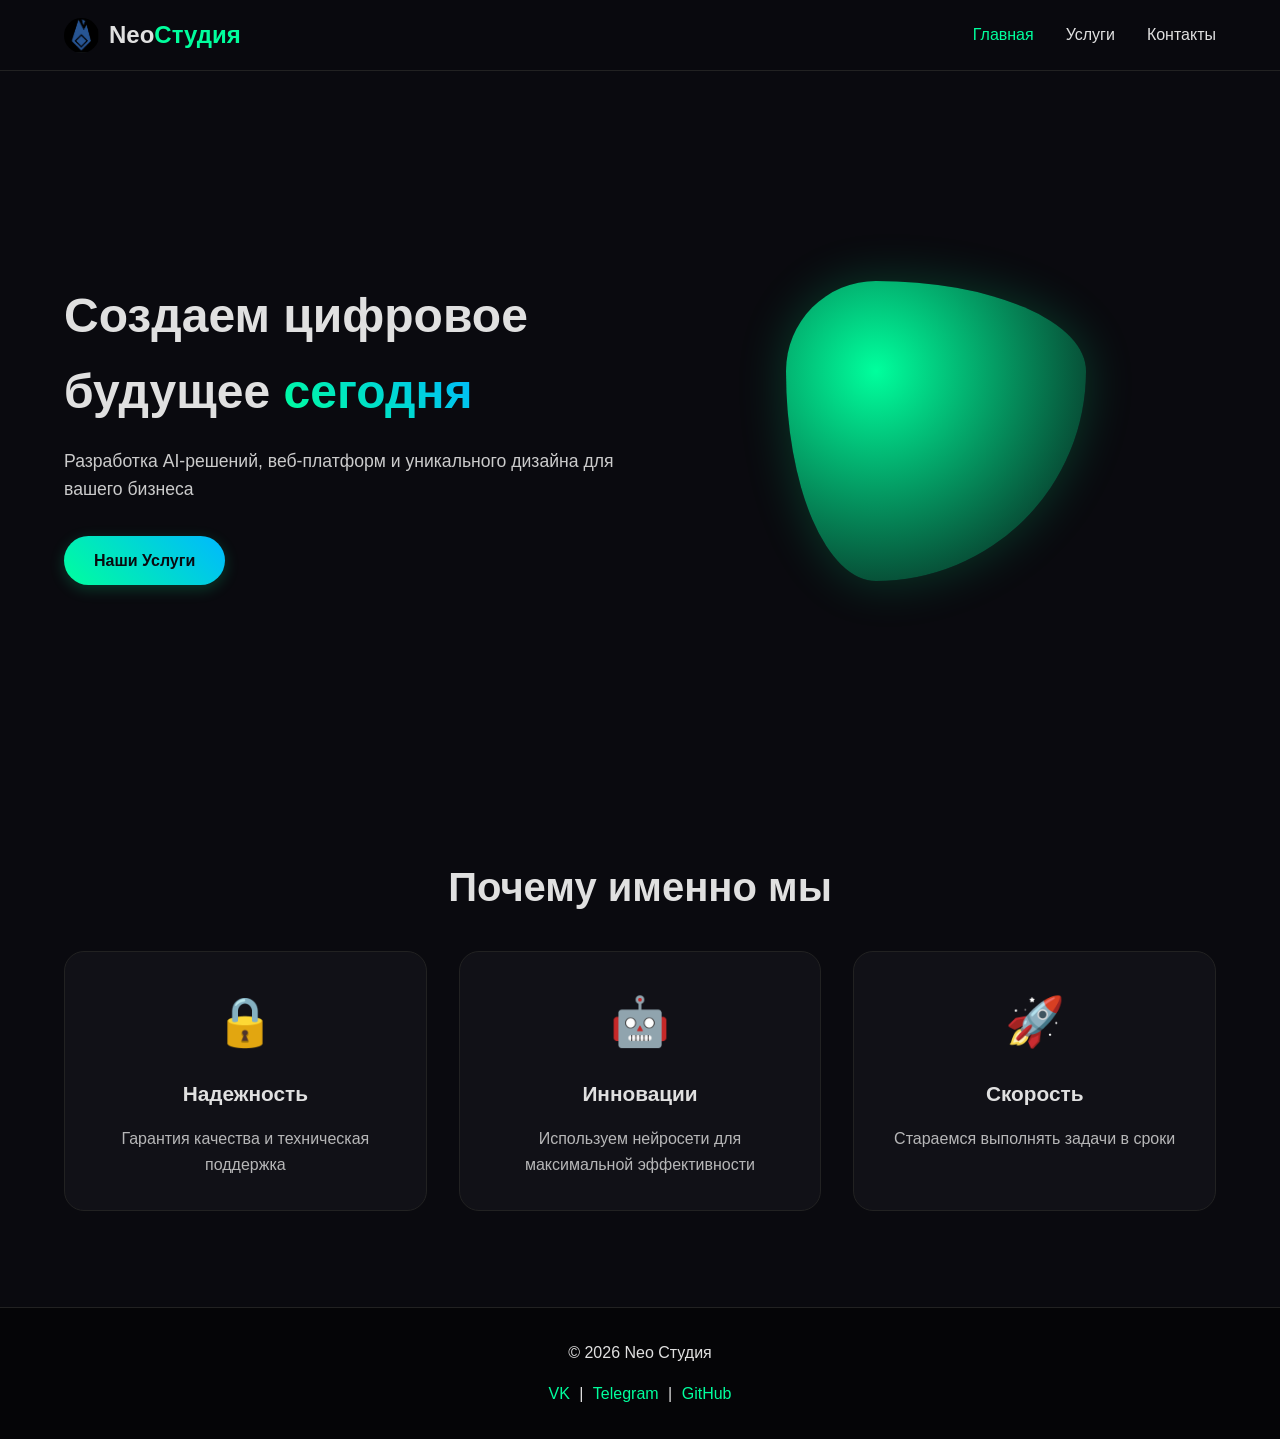
<file: index.html>
<!DOCTYPE html>
<html lang="ru">
<head>
    <meta charset="UTF-8">
    <meta name="viewport" content="width=device-width, initial-scale=1.0">
    <title>Neo | Инновации повсюду</title>
    <link rel="stylesheet" href="style.css">
</head>
<body>
    <header>
        <div class="container">
            <div class="logo">
                <img src="ko.png" alt="Neo Логотип" class="logo-img">
                <a href="index.html" class="logo-link">Neo<span class="highlight">Студия</span></a>
            </div>
            <nav>
                <ul>
                    <li><a href="index.html" class="active">Главная</a></li>
                    <li><a href="services.html">Услуги</a></li>
                    <li><a href="contacts.html">Контакты</a></li> 
                </ul>
            </nav>
        </div>
    </header>

    <main>
        <section class="hero">
            <div class="container">
                <div class="hero-content">
                    <h1>Создаем цифровое будущее <span class="gradient-text">сегодня</span></h1>
                    <p>Разработка AI-решений, веб-платформ и уникального дизайна для вашего бизнеса</p>
                    <a href="services.html" class="btn btn-primary">Наши Услуги</a>
                </div>
                <div class="hero-image">
                    <div class="abstract-shape"></div>
                </div>
            </div>
        </section>

        <section class="advantages">
            <div class="container">
                <h2>Почему именно мы</h2>
                <div class="advantages-grid">
                    <div class="advantage-card">
                        <div class="card-icon">🔒</div>
                        <h3>Надежность</h3>
                        <p>Гарантия качества и техническая поддержка</p>
                    </div>
                    <div class="advantage-card">
                        <div class="card-icon">🤖</div>
                        <h3>Инновации</h3>
                        <p>Используем нейросети для максимальной эффективности</p>
                    </div>
                    <div class="advantage-card">
                        <div class="card-icon">🚀</div>
                        <h3>Скорость</h3>
                        <p>Стараемся выполнять задачи в сроки</p>
                    </div>
                </div>
            </div>
        </section>
    </main>

    <footer>
        <div class="container">
            <p>© 2026 Neo Студия</p>
            <div class="social-links">
                <a href="#" target="_blank">VK</a> | 
                <a href="#" target="_blank">Telegram</a> | 
                <a href="#" target="_blank">GitHub</a>
            </div>
        </div>
    </footer>
</body>
</html>
</file>
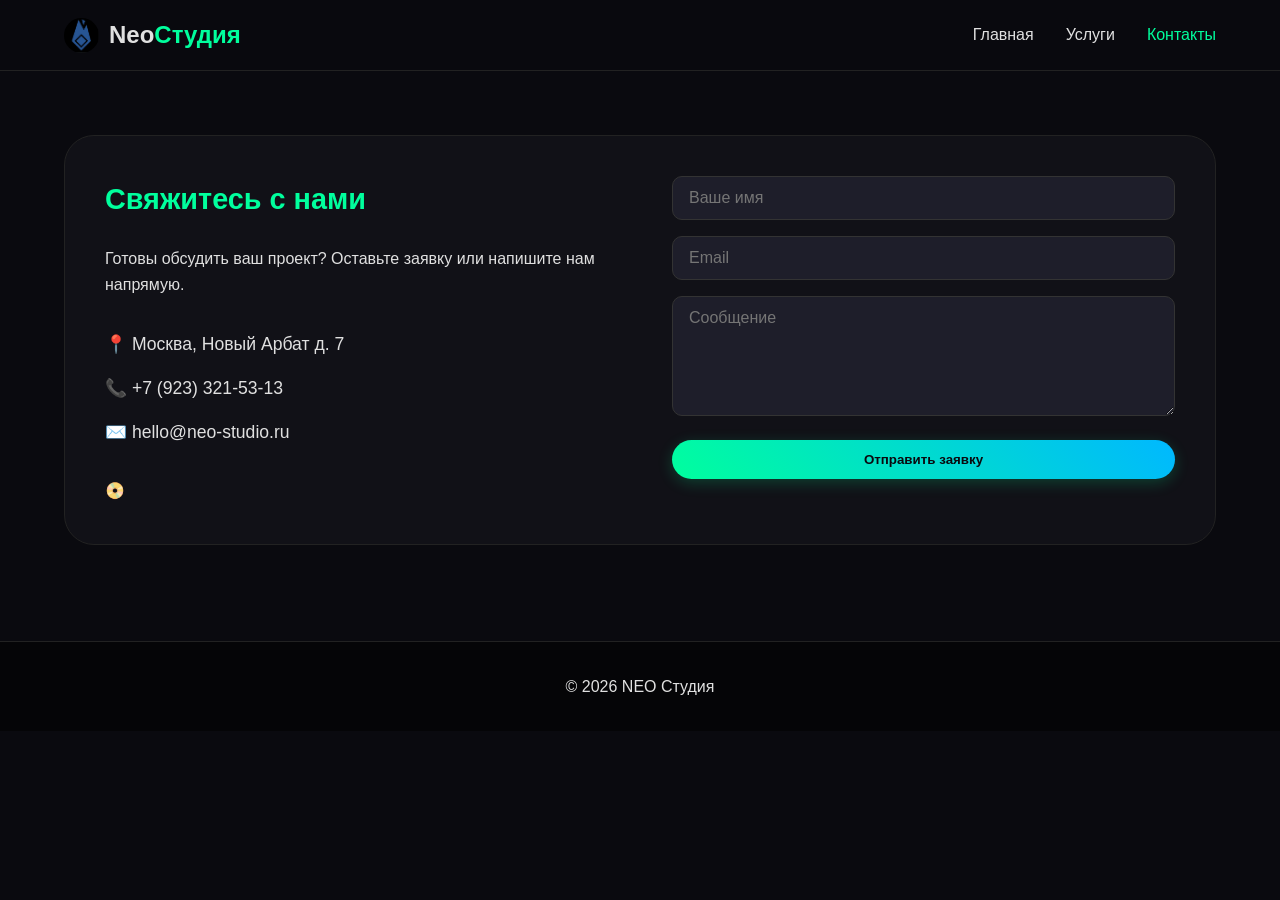
<file: contacts.html>
<!DOCTYPE html>
<html lang="ru">
<head>
    <meta charset="UTF-8">
    <meta name="viewport" content="width=device-width, initial-scale=1.0">
    <title>Контакты | Neo</title>
    <link rel="stylesheet" href="style.css">
</head>
<body>
    <header>
        <div class="container">
            <div class="logo">
                <img src="ko.png" alt="Логотип" class="logo-img">
                 <a href="index.html" class="logo-link">Neo<span class="highlight">Студия</span></a>
            </div>
            <nav>
                <ul>
                    <li><a href="index.html">Главная</a></li>
                    <li><a href="services.html">Услуги</a></li>
                    <li><a href="contacts.html" class="active">Контакты</a></li>
                </ul>
            </nav>
        </div>
    </header>

    <main>
        <section class="contact-section">
            <div class="container">
                <div class="contact-wrapper">
                    <div class="contact-info">
                        <h2>Свяжитесь с нами</h2>
                        <p>Готовы обсудить ваш проект? Оставьте заявку или напишите нам напрямую.</p>
                        <ul class="details">
                            <li>📍 Москва, Новый Арбат д. 7</li>
                            <li>📞 +7 (923) 321-53-13</li>
                            <li>✉️ hello@neo-studio.ru</li>
                        </ul>
                        <div class="contact-deco">📀</div>
                    </div>
                    <form class="contact-form" action="#" method="post">
                        <input type="text" placeholder="Ваше имя" required>
                        <input type="email" placeholder="Email" required>
                        <textarea rows="5" placeholder="Сообщение"></textarea>
                        <button type="submit" class="btn btn-primary">Отправить заявку</button>
                    </form>
                </div>
            </div>
        </section>
    </main>

    <footer>
        <div class="container">
            <p>© 2026 NEO Студия</p>
        </div>
    </footer>
</body>
</html>
</file>
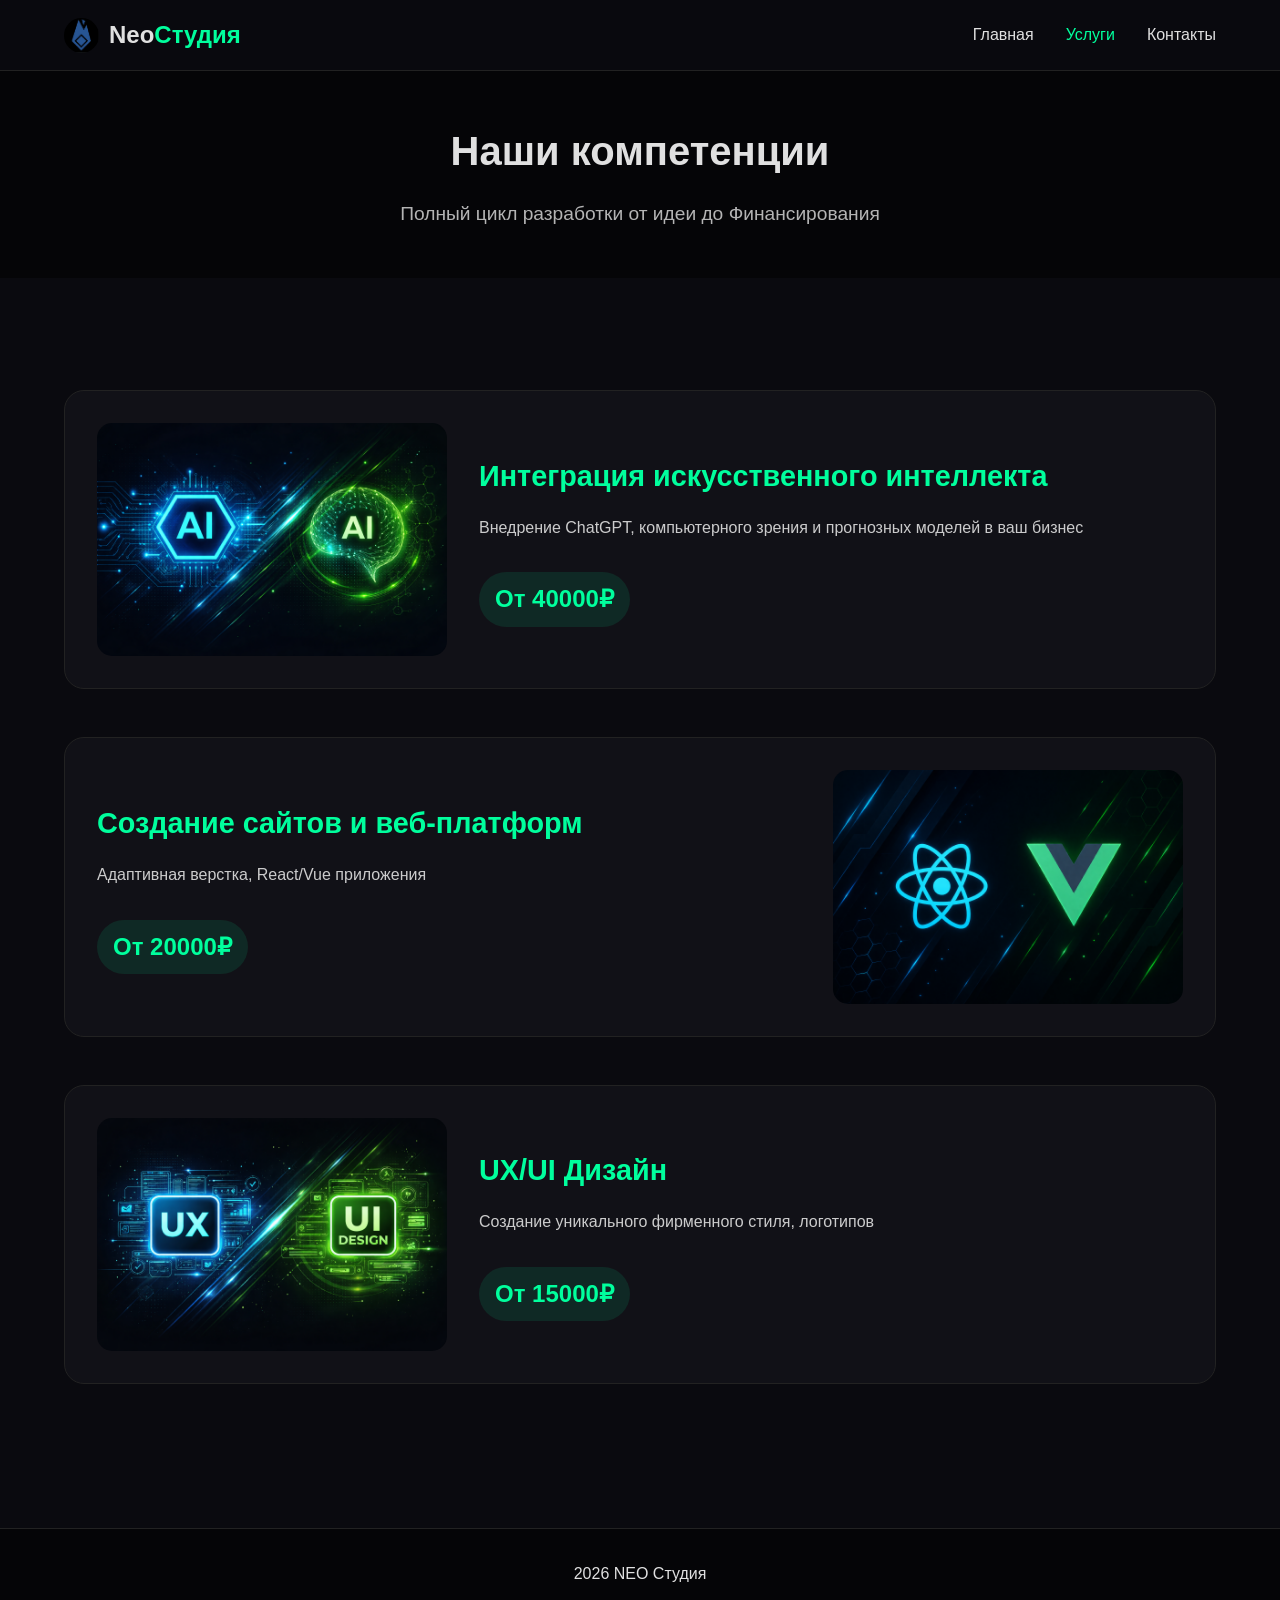
<file: services.html>
<!DOCTYPE html>
<html lang="ru">
<head>
    <meta charset="UTF-8">
    <meta name="viewport" content="width=device-width, initial-scale=1.0">
    <title>Услуги | Neo</title>
    <link rel="stylesheet" href="style.css"> 
</head>
<body>
    <header>
        <div class="container">  

            <div class="logo">
                <img src="ko.png" alt="Логотип" class="logo-img">
                 <a href="index.html" class="logo-link">Neo<span class="highlight">Студия</span></a>
            </div>
            <nav>
                <ul>
                    <li><a href="index.html">Главная</a></li>
                    <li><a href="services.html" class="active">Услуги</a></li>
                    <li><a href="contacts.html">Контакты</a></li> 
                </ul>
            </nav>
        </div>
    </header>
    
    <main>
        <section class="page-header">
            <div class="container">  
                <h1>Наши компетенции</h1>
                <p>Полный цикл разработки от идеи до Финансирования</p>
            </div>
        </section>
        
        <section class="services-list">
            <div class="container"> 
                <div class="service-item">
                    <img src="AR.png" alt="AI Разработка" class="service-img">
                    <div class="service-info">  
                        <h3>Интеграция искусственного интеллекта</h3>
                        <p>Внедрение ChatGPT, компьютерного зрения и прогнозных моделей в ваш бизнес</p>
                        <span class="price">От 40000₽</span>
                    </div>
                </div>
                
                <div class="service-item reverse">
                    <img src="react.png" alt="Веб разработка" class="service-img">
                    <div class="service-info">
                        <h3>Создание сайтов и веб-платформ</h3>
                        <p>Адаптивная верстка, React/Vue приложения</p>
                        <span class="price">От 20000₽</span>
                    </div>
                </div>
                
                <div class="service-item">
                    <img src="ux.png" alt="Дизайн" class="service-img">
                    <div class="service-info">
                        <h3>UX/UI Дизайн</h3>
                        <p>Создание уникального фирменного стиля, логотипов</p>  
                        <span class="price">От 15000₽</span>
                    </div>
                </div>
            </div>
        </section>
    </main>
    
    <footer>
        <div class="container">  
            <p>2026 NEO Студия</p>
        </div>
    </footer>
</body>
</html>
</file>
<file: style.css>
* {
    margin: 0;
    padding: 0;
    box-sizing: border-box;
}

body {
    font-family: 'Segoe UI', Tahoma, Geneva, Verdana, sans-serif;
    background-color: #0a0a0f;
    color: #e0e0e0;
    line-height: 1.6;
}

.container {
    width: 90%;
    max-width: 1200px;
    margin: 0 auto;
}


header {
    background: rgba(10, 10, 15, 0.95);
    backdrop-filter: blur(10px);
    position: sticky;
    top: 0;
    z-index: 100;
    border-bottom: 1px solid #222;
    padding: 1rem 0;
}

header .container {
    display: flex;
    justify-content: space-between;
    align-items: center;
    flex-wrap: wrap;
}


.logo {
    display: flex;
    align-items: center;
    gap: 10px;
    font-size: 1.5rem;
    font-weight: bold;
}

.logo-img {
    width: 35px;
    height: 35px;
    border-radius: 50%;
    object-fit: cover;
}

.highlight {
    color: #00ff9d;
}


nav ul {
    display: flex;
    list-style: none;
    gap: 2rem;
}

nav a {
    color: #e0e0e0;
    text-decoration: none;
    transition: 0.3s;
    font-weight: 500;
}

nav a:hover, nav a.active {
    color: #00ff9d;
}


.hero {
    padding: 5rem 0;
    min-height: 80vh;
    display: flex;
    align-items: center;
}

.hero .container {
    display: flex;
    align-items: center;
    justify-content: space-between;
    gap: 2rem;
    flex-wrap: wrap;
}

.hero-content {
    flex: 1;
}

.hero-content h1 {
    font-size: 3rem;
    margin-bottom: 1rem;
}

.hero-content p {
    font-size: 1.1rem;
    margin-bottom: 2rem;
    opacity: 0.9;
}

.gradient-text {
    background: linear-gradient(45deg, #00ff9d, #00b8ff);
    -webkit-background-clip: text;
    background-clip: text;
    color: transparent;
}

.hero-image {
    flex: 1;
    display: flex;
    justify-content: center;
}


.abstract-shape {
    width: 300px;
    height: 300px;
    background: radial-gradient(circle at 30% 30%, #00ff9d, #0a0a0f);
    border-radius: 30% 70% 70% 30% / 30% 30% 70% 70%;
    animation: morph 8s ease-in-out infinite;
    box-shadow: 0 0 50px rgba(0,255,157,0.2);
}

@keyframes morph {
    0% { border-radius: 30% 70% 70% 30% / 30% 30% 70% 70%; }
    50% { border-radius: 70% 30% 30% 70% / 60% 40% 60% 40%; }
    100% { border-radius: 30% 70% 70% 30% / 30% 30% 70% 70%; }
}


.btn {
    display: inline-block;
    padding: 12px 30px;
    border-radius: 30px;
    text-decoration: none;
    font-weight: bold;
    transition: 0.3s;
    border: none;
    cursor: pointer;
}

.btn-primary {
    background: linear-gradient(45deg, #00ff9d, #00b8ff);
    color: #0a0a0f;
    box-shadow: 0 4px 15px rgba(0,255,157,0.2);
}

.btn-primary:hover {
    transform: translateY(-3px);
    box-shadow: 0 6px 20px rgba(0,255,157,0.4);
}


.advantages {
    padding: 4rem 0;
    text-align: center;
}

.advantages h2 {
    font-size: 2.5rem;
    margin-bottom: 2rem;
}

.advantages-grid {
    display: grid;
    grid-template-columns: repeat(auto-fit, minmax(250px, 1fr));
    gap: 2rem;
    margin-top: 2rem;
}

.advantage-card {
    background: #111117;
    padding: 2rem;
    border-radius: 20px;
    border: 1px solid #222;
    transition: 0.3s;
}

.advantage-card:hover {
    border-color: #00ff9d;
    transform: translateY(-5px);
}

.card-icon {
    font-size: 3rem;
    margin-bottom: 1rem;
}

.advantage-card h3 {
    margin-bottom: 1rem;
    font-size: 1.3rem;
}

.advantage-card p {
    opacity: 0.8;
}


footer {
    background: #050507;
    text-align: center;
    padding: 2rem 0;
    margin-top: 2rem;
    border-top: 1px solid #222;
}

.social-links {
    margin-top: 1rem;
}

.social-links a {
    color: #00ff9d;
    text-decoration: none;
    margin: 0 5px;
}

.social-links a:hover {
    text-decoration: underline;
}


@media (max-width: 768px) {
    header .container {
        flex-direction: column;
        gap: 1rem;
    }
    
    nav ul {
        gap: 1rem;
    }
    
    .hero-content h1 {
        font-size: 2rem;
    }
    
    .abstract-shape {
        width: 200px;
        height: 200px;
    }
    
    .hero .container {
        flex-direction: column;
        text-align: center;
    }
    
    .advantages h2 {
        font-size: 2rem;
    }
}

.logo-link {
    text-decoration: none;
    color: #e0e0e0;  
    font-size: 1.5rem;
    font-weight: bold;
    transition: opacity 0.3s;
}

.logo-link:hover {
    opacity: 0.8;
}

.logo-link .highlight {
    color: #00ff9d;  
}


.logo-link:visited {
    color: #e0e0e0; 
}

.logo-link:active {
    color: #e0e0e0;
}


a {
    color: #e0e0e0;
    text-decoration: none;
}

a:visited {
    color: #e0e0e0;
}

a:hover {
    color: #00ff9d;
}
.page-header {
    text-align: center;
    padding: 3rem 0;
    background: #050507;
    margin-bottom: 2rem;
}

.page-header h1 {
    font-size: 2.5rem;
    margin-bottom: 1rem;
}

.page-header p {
    font-size: 1.2rem;
    opacity: 0.8;
}


.services-list {
    padding: 2rem 0 4rem 0;
}


.service-item {
    display: flex;
    gap: 2rem;
    margin: 3rem 0;
    align-items: center;
    flex-wrap: wrap;
    background: #111117;
    border-radius: 20px;
    padding: 2rem;
    border: 1px solid #222;
    transition: 0.3s;
}

.service-item:hover {
    border-color: #00ff9d;
    transform: translateY(-5px);
}


.service-img {
    flex: 1;
    width: 100%;
    max-width: 350px;
    border-radius: 15px;
    transition: 0.3s;
    object-fit: cover;
}

.service-img:hover {
    transform: scale(1.02);
}


.service-info {
    flex: 1;
}

.service-info h3 {
    font-size: 1.8rem;
    margin-bottom: 1rem;
    color: #00ff9d;
}

.service-info p {
    margin-bottom: 1rem;
    opacity: 0.9;
    line-height: 1.6;
}


.price {
    display: inline-block;
    margin-top: 1rem;
    font-size: 1.5rem;
    font-weight: bold;
    color: #00ff9d;
    background: rgba(0, 255, 157, 0.1);
    padding: 0.5rem 1rem;
    border-radius: 30px;
}


.reverse {
    flex-direction: row-reverse;
}



.contact-section {
    padding: 4rem 0;
}


.contact-wrapper {
    display: flex;
    gap: 4rem;
    background: #111117;
    padding: 2.5rem;
    border-radius: 30px;
    border: 1px solid #222;
    flex-wrap: wrap;
}


.contact-info, .contact-form {
    flex: 1;
}

.contact-info h2 {
    font-size: 1.8rem;
    margin-bottom: 1.5rem;
    color: #00ff9d;
}


.details {
    list-style: none;
    margin: 2rem 0;
}

.details li {
    margin-bottom: 1rem;
    font-size: 1.1rem;
    display: flex;
    align-items: center;
    gap: 10px;
}


.contact-form input,
.contact-form textarea {
    width: 100%;
    padding: 12px 16px;
    margin-bottom: 1rem;
    background: #1e1e2a;
    border: 1px solid #333;
    border-radius: 10px;
    color: white;
    font-family: inherit;
    font-size: 1rem;
    transition: 0.3s;
}

.contact-form input:focus,
.contact-form textarea:focus {
    outline: none;
    border-color: #00ff9d;
    box-shadow: 0 0 10px rgba(0, 255, 157, 0.2);
}

.contact-form textarea {
    resize: vertical;
    min-height: 120px;
}


.contact-form .btn {
    width: 100%;
    text-align: center;
}



@media (max-width: 768px) {
    
    .service-item, .reverse {
        flex-direction: column;
        text-align: center;
        padding: 1.5rem;
    }
    
    .service-img {
        max-width: 100%;
    }
    
    .page-header h1 {
        font-size: 2rem;
    }
    
    .service-info h3 {
        font-size: 1.5rem;
    }
    
   
    .contact-wrapper {
        flex-direction: column;
        padding: 1.5rem;
        gap: 2rem;
    }
    
    .contact-info {
        text-align: center;
    }
    
    .details li {
        justify-content: center;
    }
    
    .contact-info h2 {
        font-size: 1.5rem;
    }
}


@media (max-width: 480px) {
    .container {
        width: 95%;
    }
    
    .btn {
        padding: 10px 20px;
    }
    
    .price {
        font-size: 1.2rem;
    }
}
</file>
